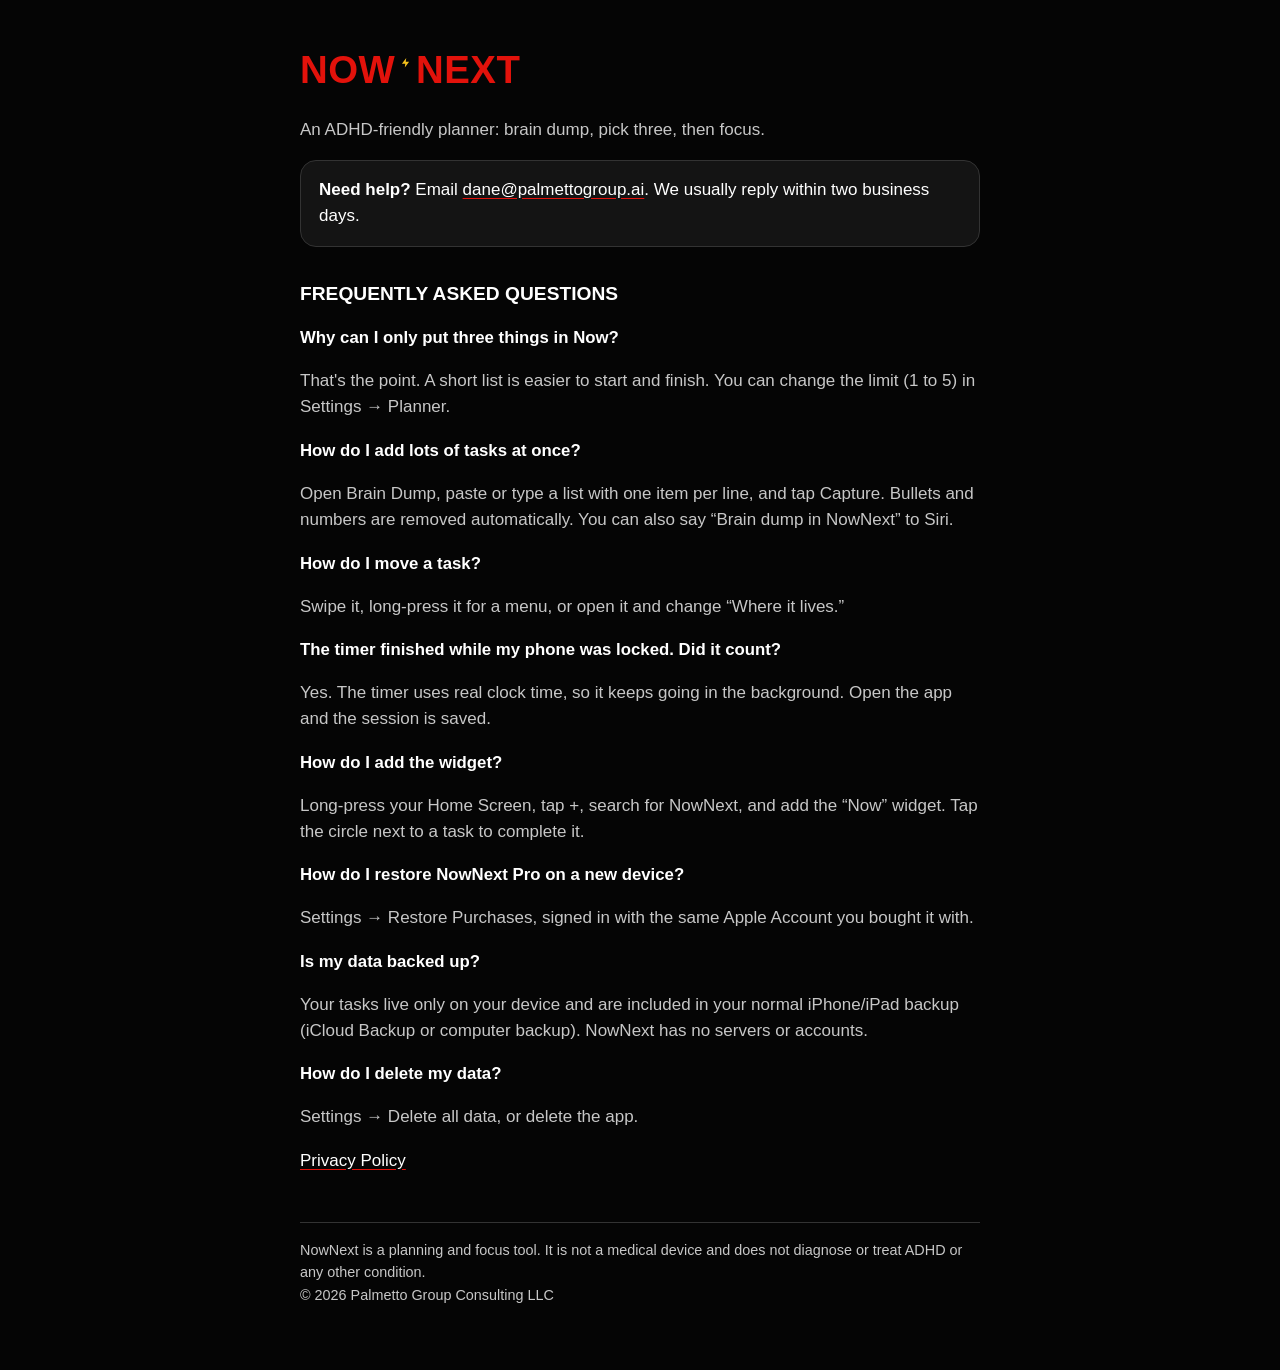
<file: docs/index.html>
<!doctype html>
<html lang="en">
<head>
<meta charset="utf-8">
<meta name="viewport" content="width=device-width, initial-scale=1">
<title>NowNext Support</title>
<meta name="description" content="Help and support for NowNext, the ADHD-friendly planner.">
<link rel="stylesheet" href="style.css">
</head>
<body>
<main>
  <h1 class="wordmark" aria-label="NowNext">Now<svg class="bolt" viewBox="0 0 24 24" aria-hidden="true"><path d="M13 2 4 14h7l-1 8 9-12h-7z"/></svg>Next</h1>
  <p class="muted">An ADHD-friendly planner: brain dump, pick three, then focus.</p>

  <div class="card">
    <strong>Need help?</strong> Email <a href="mailto:dane@palmettogroup.ai?subject=NowNext%20support">dane@palmettogroup.ai</a>. We usually reply within two business days.
  </div>

  <h2>Frequently asked questions</h2>

  <h3>Why can I only put three things in Now?</h3>
  <p>That's the point. A short list is easier to start and finish. You can change the limit (1 to 5) in Settings &rarr; Planner.</p>

  <h3>How do I add lots of tasks at once?</h3>
  <p>Open Brain Dump, paste or type a list with one item per line, and tap Capture. Bullets and numbers are removed automatically. You can also say “Brain dump in NowNext” to Siri.</p>

  <h3>How do I move a task?</h3>
  <p>Swipe it, long-press it for a menu, or open it and change “Where it lives.”</p>

  <h3>The timer finished while my phone was locked. Did it count?</h3>
  <p>Yes. The timer uses real clock time, so it keeps going in the background. Open the app and the session is saved.</p>

  <h3>How do I add the widget?</h3>
  <p>Long-press your Home Screen, tap +, search for NowNext, and add the “Now” widget. Tap the circle next to a task to complete it.</p>

  <h3>How do I restore NowNext Pro on a new device?</h3>
  <p>Settings &rarr; Restore Purchases, signed in with the same Apple Account you bought it with.</p>

  <h3>Is my data backed up?</h3>
  <p>Your tasks live only on your device and are included in your normal iPhone/iPad backup (iCloud Backup or computer backup). NowNext has no servers or accounts.</p>

  <h3>How do I delete my data?</h3>
  <p>Settings &rarr; Delete all data, or delete the app.</p>

  <p><a href="privacy.html">Privacy Policy</a></p>

  <footer>NowNext is a planning and focus tool. It is not a medical device and does not diagnose or treat ADHD or any other condition.<br>&copy; 2026 Palmetto Group Consulting LLC</footer>
</main>
</body>
</html>
</file>
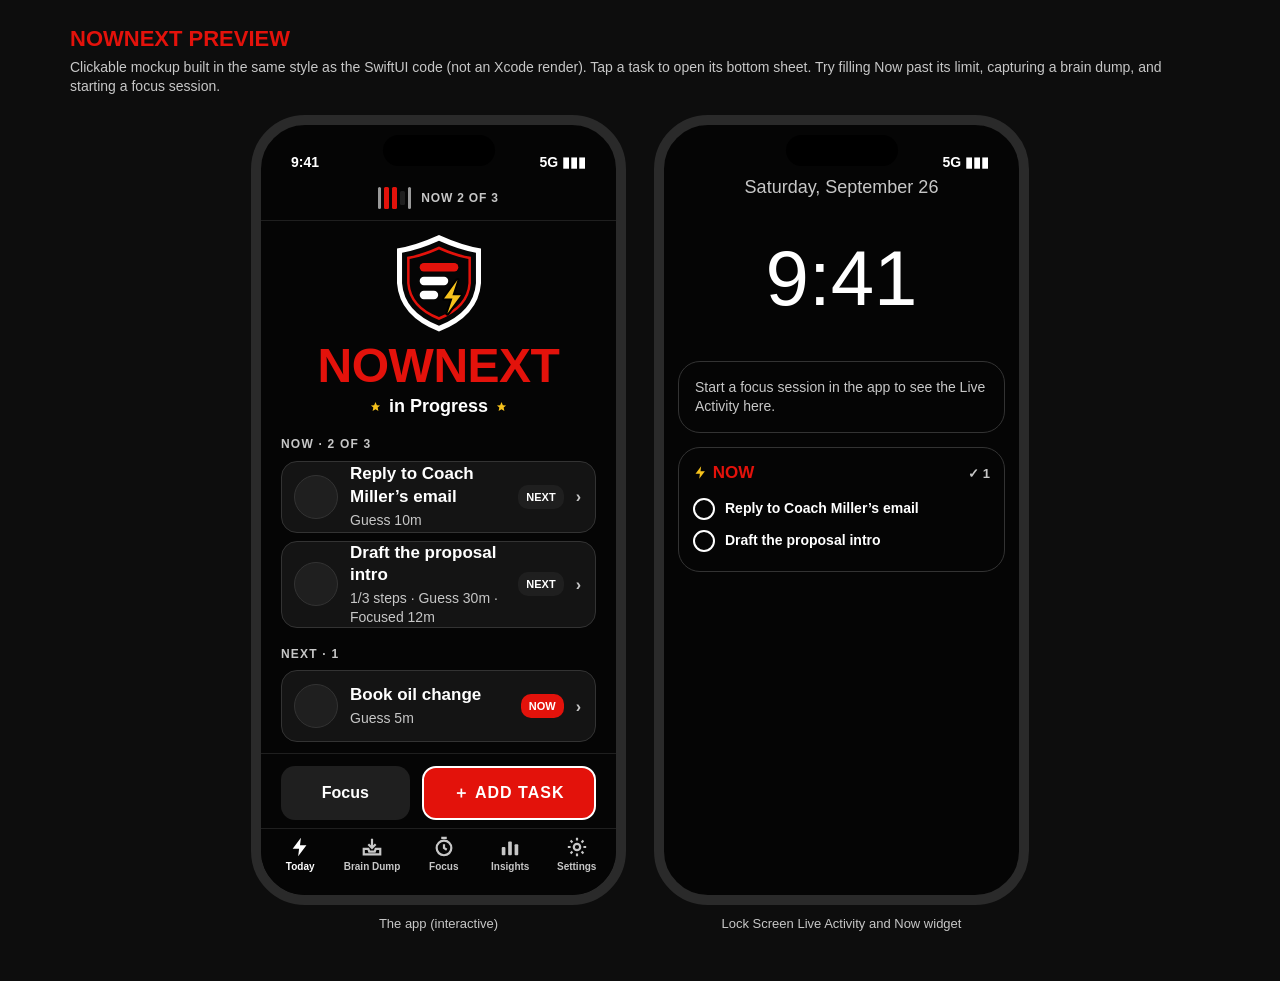
<file: NowNext-preview.html>
<!doctype html>
<html lang="en">
<head>
<meta charset="utf-8">
<meta name="viewport" content="width=device-width, initial-scale=1">
<title>NowNext Preview</title>
<style>
:root{--bg:#050505;--surface:#141414;--raised:#1F1F1F;--line:#333;--text:#fff;--muted:#C7C7C7;--red:#E3120B;--yellow:#F6C21C;--gray:#9A9A9A;--warn:#2A2413}
*{box-sizing:border-box}
body{margin:0;background:#0d0d0d;color:var(--text);font:16px/1.35 -apple-system,BlinkMacSystemFont,"SF Pro Text","Segoe UI",Roboto,sans-serif}
header{max-width:1180px;margin:0 auto;padding:24px 20px 0}
header h1{margin:0;font-size:22px;font-weight:900;text-transform:uppercase;color:var(--red)}
header p{margin:4px 0 0;color:var(--muted);font-size:14px}
.stage{display:flex;flex-wrap:wrap;gap:28px;justify-content:center;padding:20px 16px 48px;max-width:1180px;margin:0 auto}
.col{display:flex;flex-direction:column;align-items:center}
.caption{color:var(--muted);font-size:13px;margin-top:10px;text-align:center}
.phone{width:375px;height:790px;border-radius:54px;background:var(--bg);border:10px solid #2a2a2a;position:relative;overflow:hidden;display:flex;flex-direction:column}
.island{position:absolute;top:10px;left:50%;transform:translateX(-50%);width:112px;height:31px;border-radius:20px;background:#000;z-index:5}
.status{height:50px;flex:none;display:flex;justify-content:space-between;align-items:flex-end;padding:0 30px 4px;font-weight:600;font-size:14px}
.nav{height:46px;flex:none;display:flex;justify-content:center;align-items:center;border-bottom:1px solid var(--raised)}
.rail{display:flex;align-items:center;gap:10px}
.bars{display:flex;align-items:center;gap:3px}
.bars i{display:block;width:5px;border-radius:1.5px;background:var(--raised);height:14px}
.bars i.f{background:var(--red);height:22px}
.bars i.cap{width:3px;height:22px;background:var(--gray)}
.rail span{font-size:12px;font-weight:600;letter-spacing:.8px;text-transform:uppercase;color:var(--muted);font-variant-numeric:tabular-nums}
.screen{flex:1;overflow-y:auto;padding:8px 20px 16px}
.screen::-webkit-scrollbar{display:none}
.title{font-size:30px;font-weight:800;text-transform:uppercase;margin:6px 0 4px}
.label{font-size:12px;font-weight:700;letter-spacing:1.2px;text-transform:uppercase;color:var(--muted);margin:18px 0 8px}
.card{background:var(--surface);border:1px solid var(--line);border-radius:16px}
.row{display:flex;align-items:center;gap:12px;padding:0 14px 0 12px;min-height:72px;margin-bottom:8px;cursor:default}
.row .txt{flex:1;min-width:0;cursor:pointer}
.row .t{font-size:17px;font-weight:600}
.row .d{font-size:14px;color:var(--muted);margin-top:2px}
.row .done{color:var(--muted);text-decoration:line-through}
.chev{color:var(--muted);font-weight:700}
.plate{width:44px;height:44px;flex:none;border-radius:50%;background:var(--raised);border:1px solid var(--line);display:grid;place-items:center;cursor:pointer;color:#fff;font-weight:900;font-size:17px;padding:0}
.plate.on{background:var(--red);border:2px solid #fff}
.mv{border:none;border-radius:10px;padding:6px 8px;font-size:11px;font-weight:800;text-transform:uppercase;cursor:pointer;color:#fff;background:var(--raised)}
.mv.red{background:var(--red)}
.btn{flex:1;height:54px;border-radius:14px;font-size:16px;cursor:pointer;display:flex;align-items:center;justify-content:center;gap:8px;transition:transform .12s,opacity .12s;padding:0 12px;white-space:nowrap}
.btn:active{transform:scale(.98);opacity:.8}
.primary{background:var(--red);border:2px solid #fff;color:#fff;font-weight:800;text-transform:uppercase;letter-spacing:1px;flex:1.4}
.secondary{background:var(--raised);border:none;color:#fff;font-weight:600}
.btn:disabled{background:var(--raised);border-color:var(--line);opacity:.6}
.bar{flex:none;border-top:1px solid var(--raised);padding:12px 20px 8px;display:flex;gap:12px;background:var(--bg)}
.tabs{flex:none;display:flex;justify-content:space-around;padding:6px 6px 22px;border-top:1px solid var(--raised);background:var(--bg)}
.tab{border:none;background:none;color:var(--muted);font-size:10px;display:flex;flex-direction:column;align-items:center;gap:3px;cursor:pointer;min-width:58px;font-weight:600}
.tab svg{width:22px;height:22px}
.tab.on{color:#fff}
.callout{display:flex;gap:12px;background:var(--warn);border:1px solid var(--yellow);border-radius:14px;padding:14px;margin:4px 0 8px}
.callout .h{font-size:12px;font-weight:700;letter-spacing:1.2px;text-transform:uppercase;color:var(--yellow);margin-bottom:3px}
.callout .m{font-size:14px}
.brand{display:flex;flex-direction:column;align-items:center;margin:6px 0 4px}
.word{font-size:48px;font-weight:900;color:var(--red);text-transform:uppercase;line-height:1;margin-top:10px;letter-spacing:-.5px}
.tag{font-size:18px;font-weight:700;display:flex;gap:8px;align-items:center;margin-top:4px}
.tag b{color:var(--yellow);font-size:11px}
textarea{width:100%;border:none;background:transparent;color:#fff;font:600 17px -apple-system,sans-serif;resize:none;min-height:96px;outline:none;padding:16px 14px}
textarea::placeholder{color:#8a8a8a}
.muted{color:var(--muted);font-size:14px}
.tiles{display:flex;gap:8px}
.tile{flex:1;min-height:52px;border-radius:14px;background:var(--surface);border:1px solid var(--line);color:#fff;font-weight:800;font-size:16px;cursor:pointer;font-variant-numeric:tabular-nums}
.tile.on{background:var(--red);border:2px solid #fff}
.pie{width:230px;height:230px;display:block;margin:6px auto}
.clock{text-align:center;font-size:64px;font-weight:900;font-variant-numeric:tabular-nums;line-height:1.1}
.stats{display:flex;gap:10px}
.stat{flex:1;padding:16px}
.stat .v{font-size:26px;font-weight:900;color:var(--red);font-variant-numeric:tabular-nums}
.stat .l{font-size:12px;color:var(--muted);font-weight:500}
.chips{display:flex;gap:8px;flex-wrap:wrap;margin:8px 0}
.chip{border-radius:999px;background:var(--surface);border:1px solid var(--line);font-size:12.5px;font-weight:600;padding:6px 10px}
.icontile{width:44px;height:44px;border-radius:12px;background:var(--raised);display:grid;place-items:center;flex:none}
.sheetwrap{position:absolute;inset:0;background:rgba(0,0,0,.55);display:none;z-index:8}
.sheet{position:absolute;left:0;right:0;bottom:0;height:78%;background:var(--surface);border-radius:28px 28px 0 0;display:flex;flex-direction:column}
.grab{width:36px;height:5px;border-radius:3px;background:#555;margin:8px auto 0}
.shead{display:flex;justify-content:space-between;align-items:center;padding:12px 20px 8px}
.shead h2{margin:0;font-size:19px;font-weight:800;text-transform:uppercase}
.x{width:44px;height:44px;border-radius:50%;background:var(--raised);border:none;color:#fff;font-weight:900;font-size:16px;cursor:pointer}
.sheet .screen{padding-top:0}
.sheet .card{background:var(--bg)}
.sheet .tile{background:var(--bg)}
.sheet .tile.on{background:var(--red)}
.lock{background:#050505}
.bigtime{text-align:center;font-size:78px;font-weight:300;margin-top:26px}
.date{text-align:center;font-size:18px;color:var(--muted)}
.la{margin:30px 14px 0;background:var(--bg);border:1px solid var(--line);border-radius:22px;padding:16px}
.la .top{display:flex;justify-content:space-between;align-items:center}
.la .lbl{color:var(--red);font-weight:900;text-transform:uppercase;font-size:15px}
.la .t{font-size:26px;font-weight:900;font-variant-numeric:tabular-nums}
.prog{height:6px;border-radius:3px;background:var(--raised);margin-top:10px;overflow:hidden}.prog div{height:100%;background:var(--red)}
.widget{margin:14px;background:var(--bg);border:1px solid var(--line);border-radius:22px;padding:14px}
.widget .h{display:flex;justify-content:space-between;align-items:center;margin-bottom:8px}
.widget .h b{color:var(--red);font-weight:900;text-transform:uppercase;font-size:17px}
.widget .it{display:flex;gap:10px;align-items:center;padding:5px 0;font-size:14px;font-weight:600}
.widget .it span{width:22px;height:22px;border-radius:50%;border:2px solid #fff;flex:none;cursor:pointer}
.toast{position:absolute;left:20px;right:20px;bottom:150px;display:none;z-index:9}
</style>
</head>
<body>
<header>
  <h1>NowNext preview</h1>
  <p>Clickable mockup built in the same style as the SwiftUI code (not an Xcode render). Tap a task to open its bottom sheet. Try filling Now past its limit, capturing a brain dump, and starting a focus session.</p>
</header>
<div class="stage">
  <div class="col">
    <div class="phone" id="app">
      <div class="island"></div>
      <div class="status"><span>9:41</span><span>5G ▮▮▮</span></div>
      <div class="nav" id="nav"></div>
      <div class="screen" id="screen"></div>
      <div id="bar"></div>
      <nav class="tabs" id="tabs"></nav>
      <div class="toast" id="toast"></div>
      <div class="sheetwrap" id="sheetwrap" onclick="if(event.target===this)closeSheet()"><div class="sheet" id="sheet"></div></div>
    </div>
    <div class="caption">The app (interactive)</div>
  </div>
  <div class="col">
    <div class="phone lock">
      <div class="island"></div>
      <div class="status"><span></span><span>5G ▮▮▮</span></div>
      <div class="date">Saturday, September 26</div>
      <div class="bigtime">9:41</div>
      <div class="la" id="la"></div>
      <div class="widget" id="widget"></div>
    </div>
    <div class="caption">Lock Screen Live Activity and Now widget</div>
  </div>
</div>

<script>
const S={speed:1,tab:'today',limit:3,timer:null,summary:null,open:null,minutes:25,focusTask:2,nextId:7,
 tasks:[
  {id:1,t:'Reply to Coach Miller’s email',slot:'now',est:10,done:false,steps:[],tracked:0},
  {id:2,t:'Draft the proposal intro',slot:'now',est:30,done:false,steps:[{t:'Open the doc',d:true},{t:'Write 3 bullet points',d:false},{t:'Turn bullets into a paragraph',d:false}],tracked:720},
  {id:3,t:'Book oil change',slot:'next',est:5,done:false,steps:[],tracked:0},
  {id:4,t:'Clean out garage shelf',slot:'later',est:null,done:false,steps:[],tracked:0},
  {id:5,t:'Order printer ink',slot:'inbox',est:null,done:false,steps:[],tracked:0},
  {id:6,t:'Take vitamins',slot:'now',est:null,done:true,steps:[],tracked:0}]};
const NAMES={inbox:'Brain Dump',now:'Now',next:'Next',later:'Later'};
const $=s=>document.querySelector(s);
const esc=s=>s.replace(/[&<>"]/g,c=>({'&':'&amp;','<':'&lt;','>':'&gt;','"':'&quot;'}[c]));
const open=s=>S.tasks.filter(t=>!t.done&&t.slot===s);
const byId=id=>S.tasks.find(t=>t.id===id);
const ICON={
 bolt:'<svg viewBox="0 0 24 24" fill="currentColor"><path d="M13 2 4 14h7l-1 8 9-12h-7z"/></svg>',
 tray:'<svg viewBox="0 0 24 24" fill="none" stroke="currentColor" stroke-width="2.4"><path d="M12 3v10m-4-4 4 4 4-4M3 14h5l1 3h6l1-3h5v6H3z"/></svg>',
 timer:'<svg viewBox="0 0 24 24" fill="none" stroke="currentColor" stroke-width="2.4"><circle cx="12" cy="13" r="8"/><path d="M12 9v4l3 2M9 2h6"/></svg>',
 chart:'<svg viewBox="0 0 24 24" fill="currentColor"><rect x="3" y="12" width="4" height="9" rx="1"/><rect x="10" y="6" width="4" height="15" rx="1"/><rect x="17" y="9" width="4" height="12" rx="1"/></svg>',
 gear:'<svg viewBox="0 0 24 24" fill="none" stroke="currentColor" stroke-width="2.4"><circle cx="12" cy="12" r="3.5"/><path d="M12 2v3m0 14v3M2 12h3m14 0h3M5 5l2 2m10 10 2 2M5 19l2-2m10-10 2-2"/></svg>',
 lock:'<svg viewBox="0 0 24 24" width="17" height="17" fill="#F6C21C"><rect x="5" y="10" width="14" height="11" rx="2"/><path d="M8 10V7a4 4 0 0 1 8 0v3" fill="none" stroke="#F6C21C" stroke-width="2.4"/></svg>',
 star:'<svg viewBox="0 0 24 24" width="11" height="11" fill="#F6C21C"><path d="m12 2 3 7 7 .6-5.3 4.7L18.3 22 12 18l-6.3 4 1.6-7.7L2 9.6 9 9z"/></svg>'};

function shield(size){
  const w=size,h=size*1.15;
  const sp=(x,y,W,H)=>`M${x+.5*W},${y} Q${x+.78*W},${y+.11*H} ${x+W},${y+.14*H} L${x+W},${y+.5*H} Q${x+.97*W},${y+.84*H} ${x+.5*W},${y+H} Q${x+.03*W},${y+.84*H} ${x},${y+.5*H} L${x},${y+.14*H} Q${x+.22*W},${y+.11*H} ${x+.5*W},${y} Z`;
  const ins=k=>sp(k,k*1.15,w-2*k,h-2*k*1.15);
  const b=w*.1,g=w*.065,bx=w*.27,by=h*.29;
  const bolt=[[.15,-.5],[-.25,.05],[0,.05],[-.15,.5],[.25,-.05],[0,-.05]].map(([x,y])=>`${w*.66+x*w*.4},${h*.64+y*w*.4}`).join(' ');
  return `<svg width="${w}" height="${h}" viewBox="0 0 ${w} ${h}" aria-hidden="true"><path d="${sp(0,0,w,h)}" fill="#fff"/><path d="${ins(w*.06)}" fill="#050505"/><path d="${ins(w*.12)}" fill="#E3120B"/><path d="${ins(w*.15)}" fill="#050505"/>
  <rect x="${bx}" y="${by}" width="${w*.46}" height="${b}" rx="${b/2}" fill="#E3120B"/><rect x="${bx}" y="${by+b+g}" width="${w*.34}" height="${b}" rx="${b/2}" fill="#fff"/><rect x="${bx}" y="${by+2*(b+g)}" width="${w*.22}" height="${b}" rx="${b/2}" fill="#fff"/>
  <polygon points="${bolt}" fill="#F6C21C" stroke="#000" stroke-width="${w*.05}" stroke-linejoin="round" paint-order="stroke"/></svg>`;
}
function rail(f,t,label){let h='<i class="cap"></i>';for(let i=0;i<t;i++)h+=`<i class="${i<f?'f':''}"></i>`;return `<div class="rail"><div class="bars">${h}<i class="cap"></i></div><span>${label}</span></div>`}
function callout(title,msg,icon){return `<div class="callout">${icon||ICON.lock}<div><div class="h">${title}</div><div class="m">${msg}</div></div></div>`}
function toast(title,msg){const t=$('#toast');t.innerHTML=callout(title,msg);t.style.display='block';clearTimeout(t._h);t._h=setTimeout(()=>t.style.display='none',3000)}

function move(id,slot){if(slot==='now'&&open('now').length>=S.limit){toast('Now is full',`You've got ${S.limit} things in Now. Finish one or move one back to Next first.`);return}byId(id).slot=slot;render()}
function toggle(id){const t=byId(id);t.done=!t.done;render()}
function detail(t){const p=[];if(t.steps.length)p.push(`${t.steps.filter(s=>s.d).length}/${t.steps.length} steps`);if(t.est)p.push(`Guess ${t.est}m`);if(t.tracked>=60)p.push(`Focused ${Math.round(t.tracked/60)}m`);return p.join(' · ')}
function row(t,moves){
  const mv=(moves||[]).map(s=>`<button class="mv ${s==='now'?'red':''}" onclick="move(${t.id},'${s}')">${NAMES[s]}</button>`).join('');
  const d=detail(t);
  return `<div class="card row"><button class="plate ${t.done?'on':''}" aria-label="Mark done" onclick="toggle(${t.id})">${t.done?'✓':''}</button>
  <div class="txt" onclick="openSheet(${t.id})"><div class="t ${t.done?'done':''}">${esc(t.t)}</div>${d?`<div class="d">${d}</div>`:''}</div>${mv}<span class="chev">›</span></div>`;
}

function today(){
  const now=open('now'),next=open('next'),later=open('later'),done=S.tasks.filter(t=>t.done);
  let h=`<div class="brand">${shield(84)}<div class="word">NowNext</div><div class="tag">${ICON.star}in Progress${ICON.star}</div></div>`;
  h+=`<div class="label">Now · ${now.length} of ${S.limit}</div>`;
  h+=now.length?now.map(t=>row(t,['next'])).join(''):`<div class="card" style="padding:16px"><div style="font-size:19px;font-weight:800;text-transform:uppercase">Nothing in Now yet.</div><div class="muted">Pick up to ${S.limit} things from Next or your Brain Dump.</div></div>`;
  if(now.length>=S.limit)h+=callout('Now is full',"That's the point. Finish one before adding another.");
  if(next.length)h+=`<div class="label">Next · ${next.length}</div>`+next.map(t=>row(t,['now'])).join('');
  if(later.length)h+=`<div class="label">Later · ${later.length}</div>`+later.map(t=>row(t,['now'])).join('');
  if(done.length)h+=`<div class="label" style="display:flex;gap:6px;align-items:center">${ICON.star}Done today · ${done.length}</div>`+done.map(t=>row(t)).join('');
  return h;
}
function todayBar(){return `<div class="bar"><button class="btn secondary" onclick="go('focus')">Focus</button><button class="btn primary" onclick="go('dump')">＋ Add task</button></div>`}

function dump(){
  const inbox=open('inbox');
  let h=`<div class="title">Brain Dump</div><div class="card" style="margin-top:10px"><textarea id="ta" placeholder="What's on your mind?" oninput="dumpCount()"></textarea></div>
  <div class="muted" style="margin:8px 0">Type anything. One thought per line. Don't organize yet.</div>`;
  h+=inbox.length?`<div class="label">To sort · ${inbox.length}</div>`+inbox.map(t=>row(t,['now','next'])).join('')
    :`<div class="card row"><div class="icontile" style="color:var(--muted)">${ICON.tray.replace('<svg','<svg width="20" height="20"')}</div><div><div style="font-size:19px;font-weight:800;text-transform:uppercase">Your head is clear</div><div class="muted">Anything you capture waits here until you sort it.</div></div></div>`;
  return h;
}
function dumpBar(){return `<div class="bar"><button class="btn primary" id="cap" onclick="capture()" disabled>↓ Capture</button></div>`}
function parse(txt){return txt.split(/\n/).map(l=>{let s=l.trim(),c=true;while(c){c=false;for(const p of['[ ]','[x]','- ','* ','• ']){if(s.startsWith(p)){s=s.slice(p.length).trim();c=true}}const m=s.match(/^\d{1,3}[.)]\s+/);if(m){s=s.slice(m[0].length);c=true}}return s.slice(0,200)}).filter(Boolean)}
function dumpCount(){const n=parse($('#ta').value).length;const b=$('#cap');b.disabled=!n;b.textContent=n>1?`↓ Capture ${n}`:'↓ Capture'}
function capture(){parse($('#ta').value).forEach(t=>S.tasks.push({id:S.nextId++,t,slot:'inbox',est:null,done:false,steps:[],tracked:0}));render()}

function pie(frac,color,size){
  const f=Math.max(0,Math.min(1,frac)),r=108,c=110;let w='';
  if(f>=.9999)w=`<circle cx="${c}" cy="${c}" r="${r}" fill="${color}"/>`;
  else if(f>0){const a=-Math.PI/2+2*Math.PI*f;w=`<path d="M${c},${c} L${c},${c-r} A${r},${r} 0 ${f>.5?1:0} 1 ${c+r*Math.cos(a)},${c+r*Math.sin(a)} Z" fill="${color}"/>`}
  return `<svg class="pie" style="width:${size}px;height:${size}px" viewBox="0 0 220 220" aria-hidden="true"><circle cx="${c}" cy="${c}" r="${r}" fill="#141414"/>${w}<circle cx="${c}" cy="${c}" r="${r}" fill="none" stroke="#fff" stroke-width="2"/><circle cx="${c}" cy="${c}" r="8" fill="#050505" stroke="#fff" stroke-width="2"/></svg>`;
}
const fmt=s=>{s=Math.ceil(s);return `${Math.floor(s/60)}:${String(s%60).padStart(2,'0')}`};
function remaining(){const T=S.timer;return Math.max(0,T.planned-(T.acc+(T.running?(Date.now()-T.seg)/1000*S.speed:0)))}
function focus(){
  if(S.timer){const T=S.timer,rem=remaining(),task=byId(T.task),step=task&&task.steps.find(s=>!s.d);
    return `<div class="label">${T.running?'Focusing':'Paused'}</div>${task?`<div style="font-size:19px;font-weight:800;text-transform:uppercase">${esc(task.t)}</div>`:''}
    ${pie(rem/T.planned,T.running?'#E3120B':'#9A9A9A',250)}<div class="clock">${fmt(rem)}</div>
    ${step?`<div class="card row" style="margin-top:14px"><button class="plate" onclick="stepDone()"></button><div><div class="label" style="margin:0">Next step</div><div class="t" style="font-size:17px;font-weight:600">${esc(step.t)}</div></div></div>`:''}
    <button class="btn secondary" style="width:100%;margin-top:8px" onclick="S.timer.planned+=300;render()">＋ Add 5 minutes</button>
    <div style="display:flex;gap:8px;justify-content:center;margin-top:12px"><span class="muted" style="font-size:13px;align-self:center">Preview speed</span><button class="chip" style="cursor:pointer;color:#fff;${S.speed===1?'background:var(--red);border:2px solid #fff':''}" onclick="setSpeed(1)">Real time</button><button class="chip" style="cursor:pointer;color:#fff;${S.speed===30?'background:var(--red);border:2px solid #fff':''}" onclick="setSpeed(30)">Demo 30×</button></div>`}
  if(S.summary){const s=S.summary;return `<div style="text-align:center;margin-top:24px">${shield(72)}</div><div style="font-size:40px;font-weight:900;text-transform:uppercase;text-align:center;line-height:1.05;margin:12px 0 16px">Nice. That counts.</div>
    <div class="card stat"><div class="v">${Math.max(1,Math.round(s.sec/60))}m</div><div class="l">Focused this session</div></div>${s.title?`<div class="chips"><span class="chip">◎ ${esc(s.title)}</span></div>`:''}
    <button class="btn secondary" style="width:100%;margin-top:10px" onclick="S.minutes=5;S.focusTask=S.summary.task;S.summary=null;start()">Keep going: 5 more minutes</button>`}
  const cands=[...open('now'),...open('next')],sel=S.tasks.find(t=>t.id===S.focusTask&&!t.done),step=sel&&sel.steps.find(s=>!s.d);
  return `<div class="title">Focus</div><div class="label">Working on</div>
    <div class="card row" style="position:relative"><div class="icontile" style="color:var(--red)">${ICON.timer.replace('<svg','<svg width="20" height="20"')}</div><div style="flex:1"><div class="t" style="font-size:17px;font-weight:600">${sel?esc(sel.t):'Just focus (no task)'}</div>${step?`<div class="d" style="color:var(--muted);font-size:14px">First step: ${esc(step.t)}</div>`:''}</div><span class="chev">⇅</span>
    <select style="position:absolute;inset:0;opacity:0;cursor:pointer" onchange="S.focusTask=+this.value||null;const t=byId(S.focusTask);if(t&&t.est)S.minutes=Math.max(5,Math.min(90,t.est));render()"><option value="">Just focus (no task)</option>${cands.map(t=>`<option value="${t.id}" ${sel&&sel.id===t.id?'selected':''}>${esc(t.t)}</option>`).join('')}</select></div>
    <div class="label">How long</div><div class="tiles">${[5,10,15,25,45].map(m=>`<button class="tile ${S.minutes===m?'on':''}" onclick="S.minutes=${m};render()">${m}m</button>`).join('')}</div>
    ${sel&&sel.est?`<div class="chips"><span class="chip">Your guess: ${sel.est}m</span></div>`:''}
    ${pie(1,'#E3120B',190)}<div class="muted" style="text-align:center">Short is fine. Starting is the hard part.</div>`;
}
function focusBar(){
  if(S.timer)return `<div class="bar"><button class="btn secondary" onclick="endFocus()">End</button>${S.timer.running?`<button class="btn primary" onclick="pause()">❚❚ Pause</button>`:`<button class="btn primary" onclick="resume()">▶ Resume</button>`}</div>`;
  if(S.summary){const t=S.summary.task&&byId(S.summary.task);return `<div class="bar"><button class="btn secondary" onclick="S.summary=null;render()">Take a break</button>${t&&!t.done?`<button class="btn primary" onclick="toggle(${t.id});S.summary=null;render()">Mark done</button>`:''}</div>`}
  return `<div class="bar"><button class="btn primary" onclick="start()">▶ Start ${S.minutes}-min focus</button></div>`;
}
function start(){S.timer={planned:S.minutes*60,acc:0,seg:Date.now(),running:true,task:S.focusTask};S.tab='focus';render()}
function setSpeed(v){const T=S.timer;if(T&&T.running){T.acc+=(Date.now()-T.seg)/1000*S.speed;T.seg=Date.now()}S.speed=v;render()}
function pause(){const T=S.timer;T.acc+=(Date.now()-T.seg)/1000*S.speed;T.running=false;render()}
function resume(){S.timer.seg=Date.now();S.timer.running=true;render()}
function endFocus(){const T=S.timer,sec=T.planned-remaining(),task=byId(T.task);if(task)task.tracked+=sec;S.summary={sec,task:T.task,title:task?task.t:''};S.timer=null;render()}
function stepDone(){const t=byId(S.timer.task),s=t.steps.find(s=>!s.d);if(s)s.d=true;render()}

function insights(){
  const mins=[20,45,0,30,55,25,40],mx=55;
  return `<div class="title">Insights</div><div class="stats" style="margin-top:10px"><div class="card stat"><div class="v">3h 35m</div><div class="l">Focused, last 7 days</div></div><div class="card stat"><div class="v">${14+S.tasks.filter(t=>t.done).length}</div><div class="l">Done, last 7 days</div></div></div>
  <div class="label">Focus minutes</div><div class="card" style="padding:16px"><div style="display:flex;align-items:flex-end;gap:10px;height:140px;border-bottom:1px solid var(--line)">${mins.map(m=>`<div style="flex:1;height:${m/mx*100}%;background:var(--red);border-radius:3px 3px 0 0"></div>`).join('')}</div><div style="display:flex;gap:10px;margin-top:6px">${'SMTWTFS'.split('').map(d=>`<span style="flex:1;text-align:center;font-size:12px;color:var(--muted)">${d}</span>`).join('')}</div></div>
  <div class="label">Your time sense</div><div class="card" style="padding:16px"><div style="font-size:26px;font-weight:900;color:var(--red)">+40%</div><div>Tasks take you about 40% longer than you guess.</div><div class="muted" style="margin-top:6px">If it feels like 30 minutes, plan for about 40.</div></div>
  <div class="muted" style="margin-top:10px;font-size:13px">Pro feature shown with sample data.</div>`;
}
function settings(){
  const rowS=(ic,t,d,col)=>`<div class="card row"><div class="icontile" style="color:${col||'#fff'}">${ic}</div><div style="flex:1"><div class="t" style="font-size:17px;font-weight:600">${t}</div>${d?`<div style="color:var(--muted);font-size:14px">${d}</div>`:''}</div><span class="chev">›</span></div>`;
  return `<div class="title">Settings</div><div class="label">NowNext Pro</div>${rowS(ICON.star.replace('11','20').replace('11','20'),'Unlock NowNext Pro','Insights and time-sense calibration. One-time purchase.')}
  <div class="label">Planner</div><div class="card" style="padding:16px"><div style="font-size:17px;font-weight:600;margin-bottom:12px">Max tasks in Now</div><div class="tiles">${[1,2,3,4,5].map(n=>`<button class="tile ${S.limit===n?'on':''}" onclick="S.limit=${n};render()">${n}</button>`).join('')}</div><div class="muted" style="margin-top:10px">Three is a good start. Fewer things in Now means less overwhelm and more finishing.</div></div>
  <div class="label">About</div>${rowS('?','Help & Support')}${rowS('i','Privacy Policy','No accounts. No tracking. Data stays on this device.')}
  ${callout('Not medical advice','NowNext is a planning and focus tool. It is not a medical device and does not diagnose or treat ADHD or any other condition.')}`;
}

function openSheet(id){S.open=id;renderSheet();$('#sheetwrap').style.display='block'}
function closeSheet(){S.open=null;$('#sheetwrap').style.display='none';render()}
function renderSheet(){
  const t=byId(S.open);if(!t)return;
  const chips=[`<span class="chip">${t.slot==='now'?'<svg viewBox="0 0 24 24" width="15" height="15" fill="#F6C21C" style="vertical-align:-2px"><path d="M13 2 4 14h7l-1 8 9-12h-7z"/></svg> ':''}${NAMES[t.slot]}</span>`];
  if(t.est)chips.push(`<span class="chip">Guess ${t.est}m</span>`);if(t.tracked>=60)chips.push(`<span class="chip">Focused ${Math.round(t.tracked/60)}m</span>`);
  $('#sheet').innerHTML=`<div class="grab"></div><div class="shead"><h2>${t.done?'Done':'Task'}</h2><button class="x" aria-label="Close" onclick="closeSheet()">✕</button></div>
  <div class="screen"><div class="card" style="padding:16px;font-size:17px;font-weight:600">${esc(t.t)}</div><div class="chips">${chips.join('')}</div>
  <div class="label">Where it lives</div><div style="display:grid;grid-template-columns:1fr 1fr;gap:10px">${['inbox','now','next','later'].map(s=>`<button class="tile ${t.slot===s?'on':''}" onclick="sheetMove('${s}')">${NAMES[s]}</button>`).join('')}</div>
  <div class="label">Tiny steps · ${t.steps.filter(s=>s.d).length}/${t.steps.length}</div><div class="card">${t.steps.map((s,i)=>`<div style="display:flex;align-items:center;gap:12px;padding:8px 12px;border-bottom:1px solid var(--line)"><button class="plate ${s.d?'on':''}" onclick="byId(${t.id}).steps[${i}].d=!byId(${t.id}).steps[${i}].d;renderSheet()">${s.d?'✓':''}</button><span style="font-weight:600;${s.d?'color:var(--muted);text-decoration:line-through':''}">${esc(s.t)}</span></div>`).join('')}
  <div style="display:flex;align-items:center;gap:12px;padding:10px 12px"><input id="stepin" placeholder="${t.steps.length?'Add a step…':'First tiny step…'}" style="flex:1;background:transparent;border:none;color:#fff;font-size:16px;outline:none" onkeydown="if(event.key==='Enter')addStep()"><button class="plate on" style="background:var(--red)" onclick="addStep()">＋</button></div></div>
  <div class="label">Time guess</div><div class="tiles" style="overflow-x:auto">${[null,5,10,15,30,45,60].map(m=>`<button class="tile ${t.est===m?'on':''}" style="min-width:64px" onclick="byId(${t.id}).est=${m};renderSheet()">${m?m+'m':'None'}</button>`).join('')}</div>
  <div class="stats" style="margin-top:10px"><div class="card stat"><div class="v">${Math.round(t.tracked/60)}m</div><div class="l">Focused so far</div></div><div class="card stat"><div class="v">${t.est?t.est+'m':'–'}</div><div class="l">Your guess</div></div></div></div>
  <div class="bar" style="background:var(--surface)">${t.done?'':`<button class="btn secondary" onclick="S.focusTask=${t.id};closeSheet();go('focus')">Focus</button>`}<button class="btn primary" onclick="toggle(${t.id});renderSheet()">${t.done?'Reopen':'Mark done'}</button></div>`;
}
function sheetMove(s){const t=byId(S.open);if(s==='now'&&t.slot!=='now'&&open('now').length>=S.limit){toast('Now is full',`You've got ${S.limit} things in Now. Finish one first.`);return}t.slot=s;renderSheet();render()}
function addStep(){const v=$('#stepin').value.trim();if(v){byId(S.open).steps.push({t:v,d:false});renderSheet()}}

function go(tab){S.tab=tab;render()}
function renderNav(){
  if(S.tab==='focus'&&S.timer){const T=S.timer,p=1-remaining()/T.planned;$('#nav').innerHTML=rail(Math.floor(p*10),10,`${fmt(remaining())} left`);return}
  const n=open('now').length;$('#nav').innerHTML=rail(Math.min(n,S.limit),S.limit,`Now ${n} of ${S.limit}`);
}
function renderTabs(){const T=[['today','bolt','Today'],['dump','tray','Brain Dump'],['focus','timer','Focus'],['insights','chart','Insights'],['settings','gear','Settings']];
  $('#tabs').innerHTML=T.map(([k,i,l])=>`<button class="tab ${S.tab===k?'on':''}" onclick="go('${k}')">${ICON[i]}${l}</button>`).join('')}
function renderLock(){
  const now=open('now');
  $('#widget').innerHTML=`<div class="h"><b><svg viewBox="0 0 24 24" width="15" height="15" fill="#F6C21C" style="vertical-align:-2px"><path d="M13 2 4 14h7l-1 8 9-12h-7z"/></svg> Now</b><span style="color:var(--muted);font-weight:800;font-size:13px">✓ ${S.tasks.filter(t=>t.done).length}</span></div>`+(now.length?now.slice(0,3).map(t=>`<div class="it"><span onclick="toggle(${t.id})" title="Mark done"></span>${esc(t.t)}</div>`).join(''):'<div class="muted">Open NowNext and pick up to three.</div>');
  if(S.timer){const T=S.timer,rem=remaining(),task=byId(T.task);$('#la').innerHTML=`<div class="top"><span class="lbl">${T.running?'Focusing':'❚❚ Paused'}</span><span class="t">${fmt(rem)}</span></div>${task?`<div style="margin-top:6px;font-weight:600">${esc(task.t)}</div>`:''}<div class="prog"><div style="width:${rem/T.planned*100}%;${T.running?'':'background:var(--gray)'}"></div></div>`}
  else $('#la').innerHTML='<div class="muted">Start a focus session in the app to see the Live Activity here.</div>';
}
function render(){
  $('#screen').innerHTML={today,dump,focus,insights,settings}[S.tab]();
  $('#bar').innerHTML=({today:todayBar,dump:dumpBar,focus:focusBar}[S.tab]||(()=>S.tab==='insights'?'':''))();
  renderNav();renderTabs();renderLock();
}
setInterval(()=>{if(S.timer&&S.timer.running){if(remaining()<=0)endFocus();else{if(S.tab==='focus')$('#screen').innerHTML=focus();renderNav();renderLock()}}},250);
render();
</script>
</body>
</html>
</file>
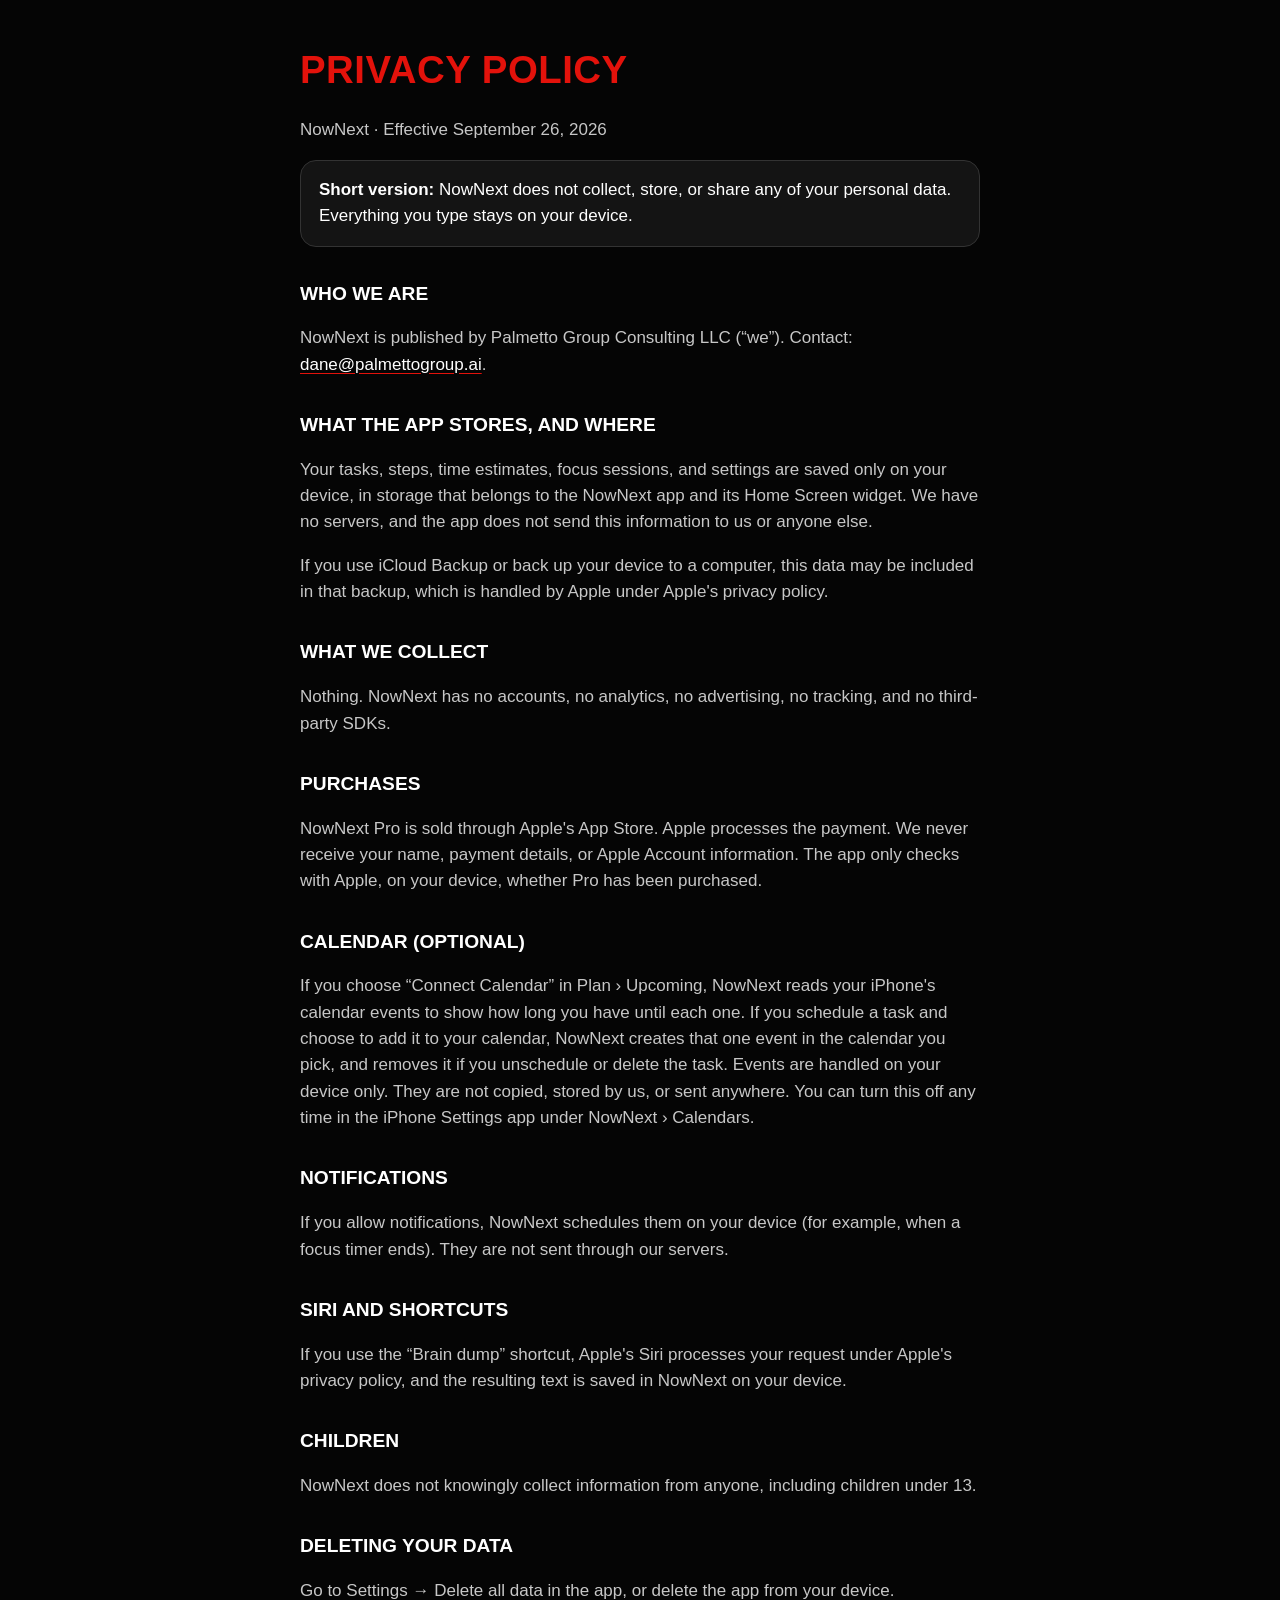
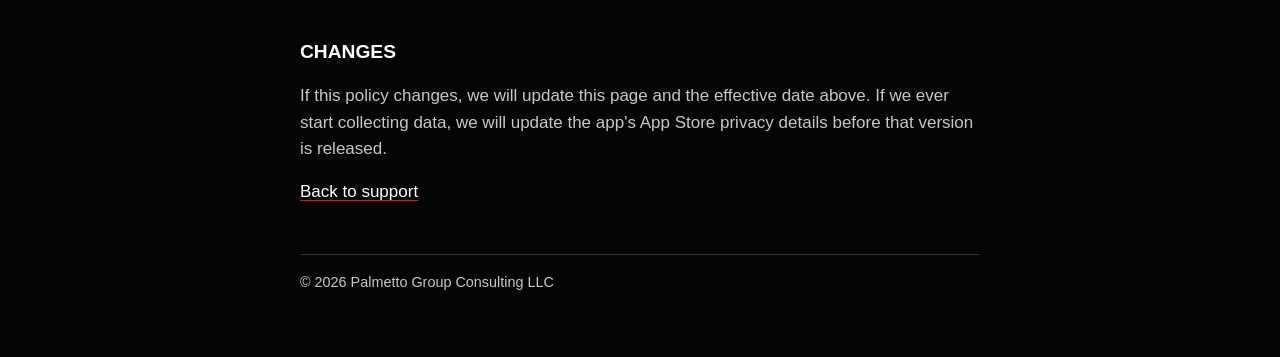
<file: docs/privacy.html>
<!doctype html>
<html lang="en">
<head>
<meta charset="utf-8">
<meta name="viewport" content="width=device-width, initial-scale=1">
<title>NowNext Privacy Policy</title>
<link rel="stylesheet" href="style.css">
</head>
<body>
<main>
  <h1>Privacy Policy</h1>
  <p class="muted">NowNext &middot; Effective September 26, 2026</p>

  <div class="card"><strong>Short version:</strong> NowNext does not collect, store, or share any of your personal data. Everything you type stays on your device.</div>

  <h2>Who we are</h2>
  <p>NowNext is published by Palmetto Group Consulting LLC (“we”). Contact: <a href="mailto:dane@palmettogroup.ai">dane@palmettogroup.ai</a>.</p>

  <h2>What the app stores, and where</h2>
  <p>Your tasks, steps, time estimates, focus sessions, and settings are saved only on your device, in storage that belongs to the NowNext app and its Home Screen widget. We have no servers, and the app does not send this information to us or anyone else.</p>
  <p>If you use iCloud Backup or back up your device to a computer, this data may be included in that backup, which is handled by Apple under Apple's privacy policy.</p>

  <h2>What we collect</h2>
  <p>Nothing. NowNext has no accounts, no analytics, no advertising, no tracking, and no third-party SDKs.</p>

  <h2>Purchases</h2>
  <p>NowNext Pro is sold through Apple's App Store. Apple processes the payment. We never receive your name, payment details, or Apple Account information. The app only checks with Apple, on your device, whether Pro has been purchased.</p>

  <h2>Calendar (optional)</h2>
  <p>If you choose “Connect Calendar” in Plan › Upcoming, NowNext reads your iPhone's calendar events to show how long you have until each one. If you schedule a task and choose to add it to your calendar, NowNext creates that one event in the calendar you pick, and removes it if you unschedule or delete the task. Events are handled on your device only. They are not copied, stored by us, or sent anywhere. You can turn this off any time in the iPhone Settings app under NowNext › Calendars.</p>

  <h2>Notifications</h2>
  <p>If you allow notifications, NowNext schedules them on your device (for example, when a focus timer ends). They are not sent through our servers.</p>

  <h2>Siri and Shortcuts</h2>
  <p>If you use the “Brain dump” shortcut, Apple's Siri processes your request under Apple's privacy policy, and the resulting text is saved in NowNext on your device.</p>

  <h2>Children</h2>
  <p>NowNext does not knowingly collect information from anyone, including children under 13.</p>

  <h2>Deleting your data</h2>
  <p>Go to Settings &rarr; Delete all data in the app, or delete the app from your device.</p>

  <h2>Changes</h2>
  <p>If this policy changes, we will update this page and the effective date above. If we ever start collecting data, we will update the app's App Store privacy details before that version is released.</p>

  <p><a href="index.html">Back to support</a></p>
  <footer>&copy; 2026 Palmetto Group Consulting LLC</footer>
</main>
</body>
</html>
</file>
<file: docs/style.css>
:root { --bg:#050505; --surface:#141414; --line:#333333; --fg:#ffffff; --muted:#c7c7c7; --red:#e3120b; --yellow:#f6c21c; }
* { box-sizing: border-box; }
body { margin:0; background:var(--bg); color:var(--fg); font:17px/1.55 -apple-system, BlinkMacSystemFont, "Segoe UI", Roboto, sans-serif; }
main { max-width: 720px; margin: 0 auto; padding: 40px 20px 64px; }
h1 { font-size: 2.4rem; font-weight: 900; text-transform: uppercase; color: var(--red); margin: 0 0 4px; letter-spacing: .5px; }
h2 { font-size: 1.2rem; font-weight: 800; text-transform: uppercase; margin-top: 2rem; }
h3 { font-size: 1.05rem; font-weight: 700; margin-bottom: .25rem; }
p, li { color: var(--muted); }
.muted { color: var(--muted); }
a { color: var(--fg); text-decoration-color: var(--red); text-underline-offset: 3px; }
.card { background: var(--surface); border: 1px solid var(--line); border-radius: 16px; padding: 16px 18px; margin: 16px 0; color: var(--fg); }
footer { margin-top: 48px; font-size: .9rem; color: var(--muted); border-top: 1px solid var(--line); padding-top: 16px; }
h1.wordmark .bolt { height: .4em; width: .3em; margin: 0 .12em; fill: var(--yellow, #F6C21C); vertical-align: .33em; }
</file>
